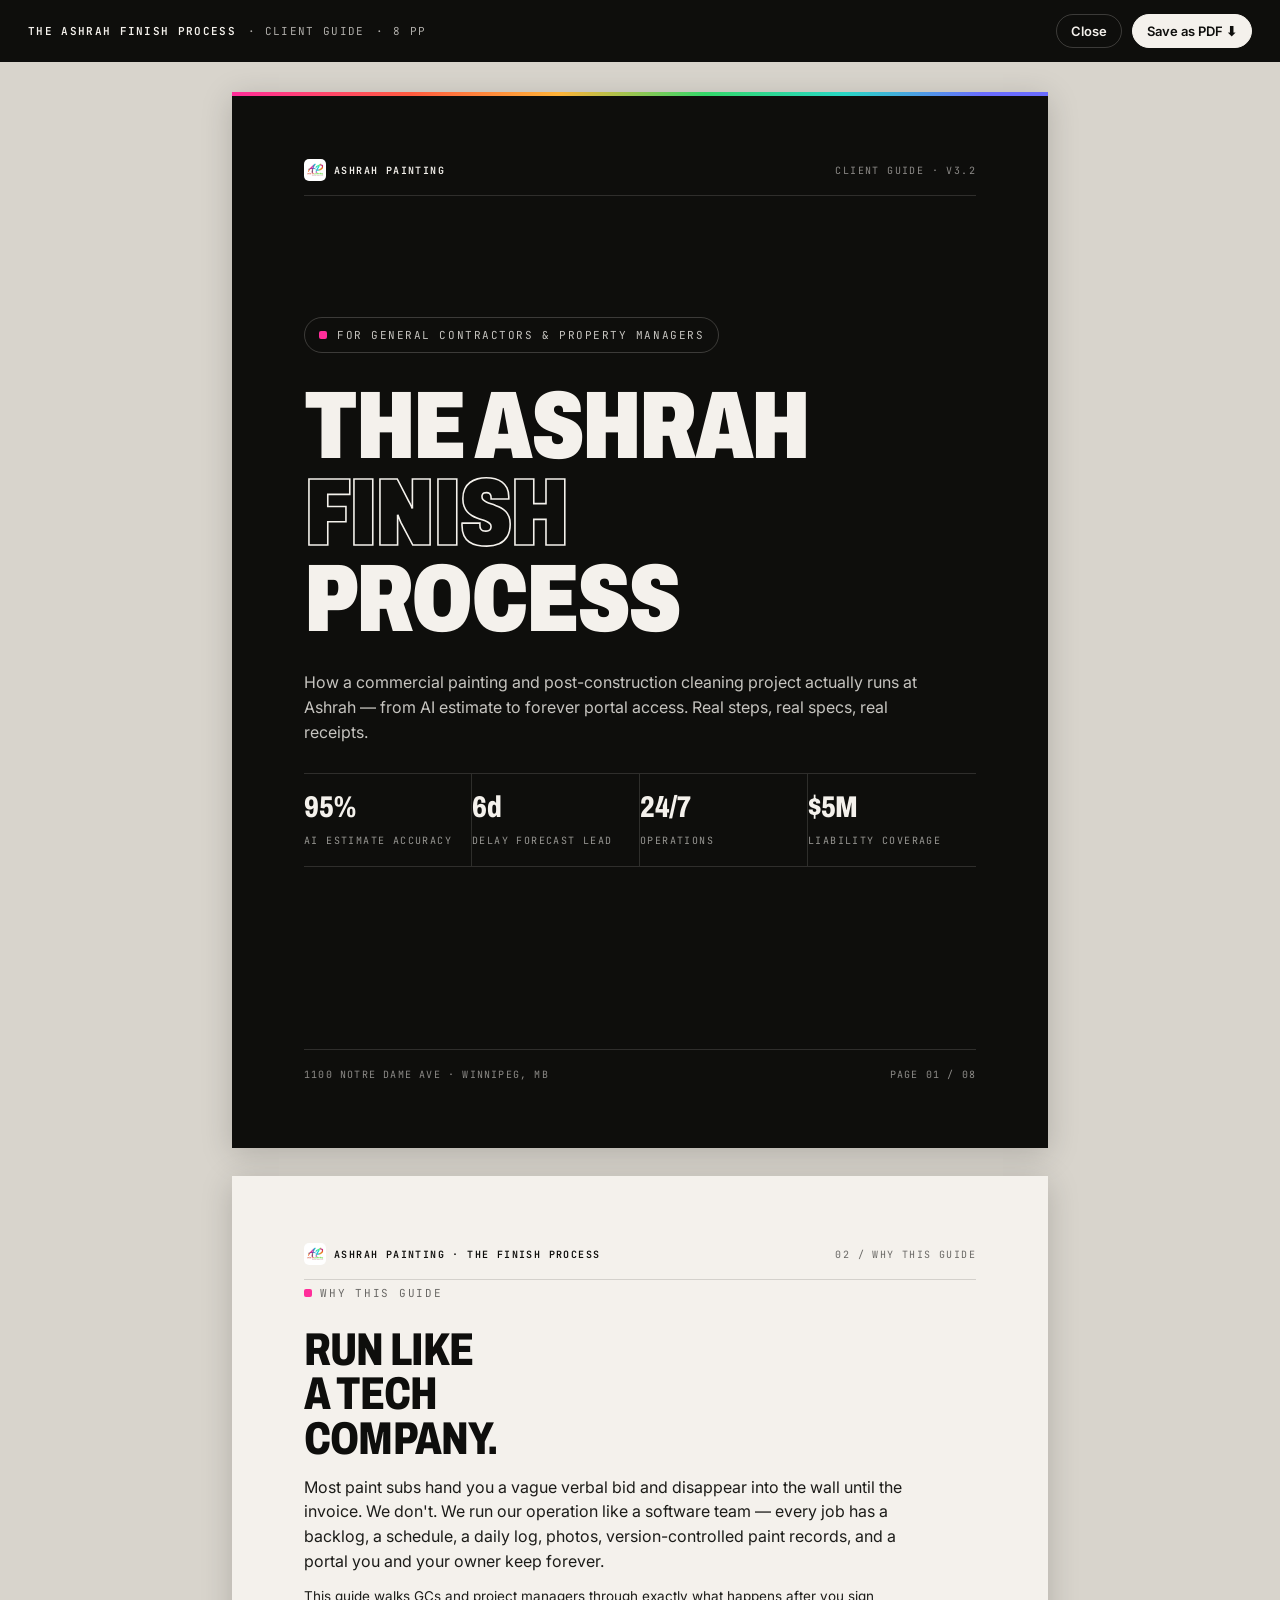
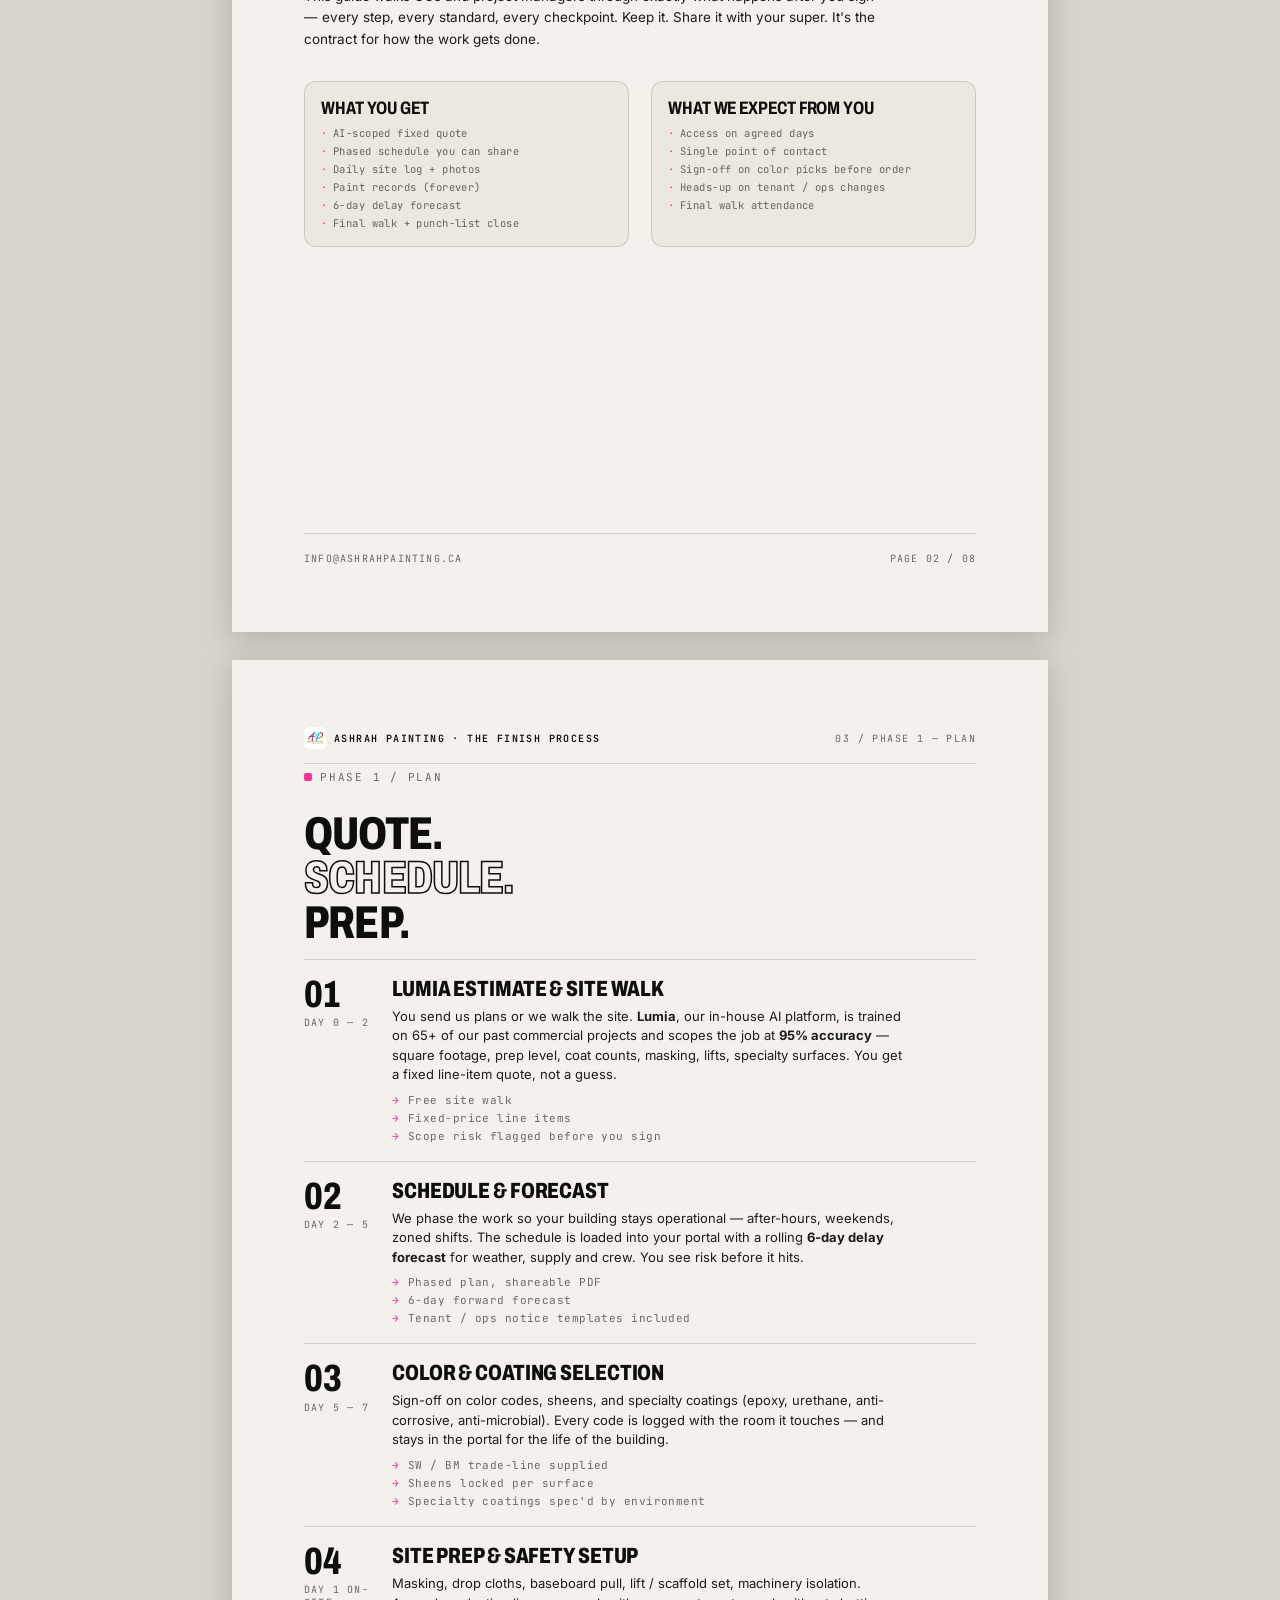
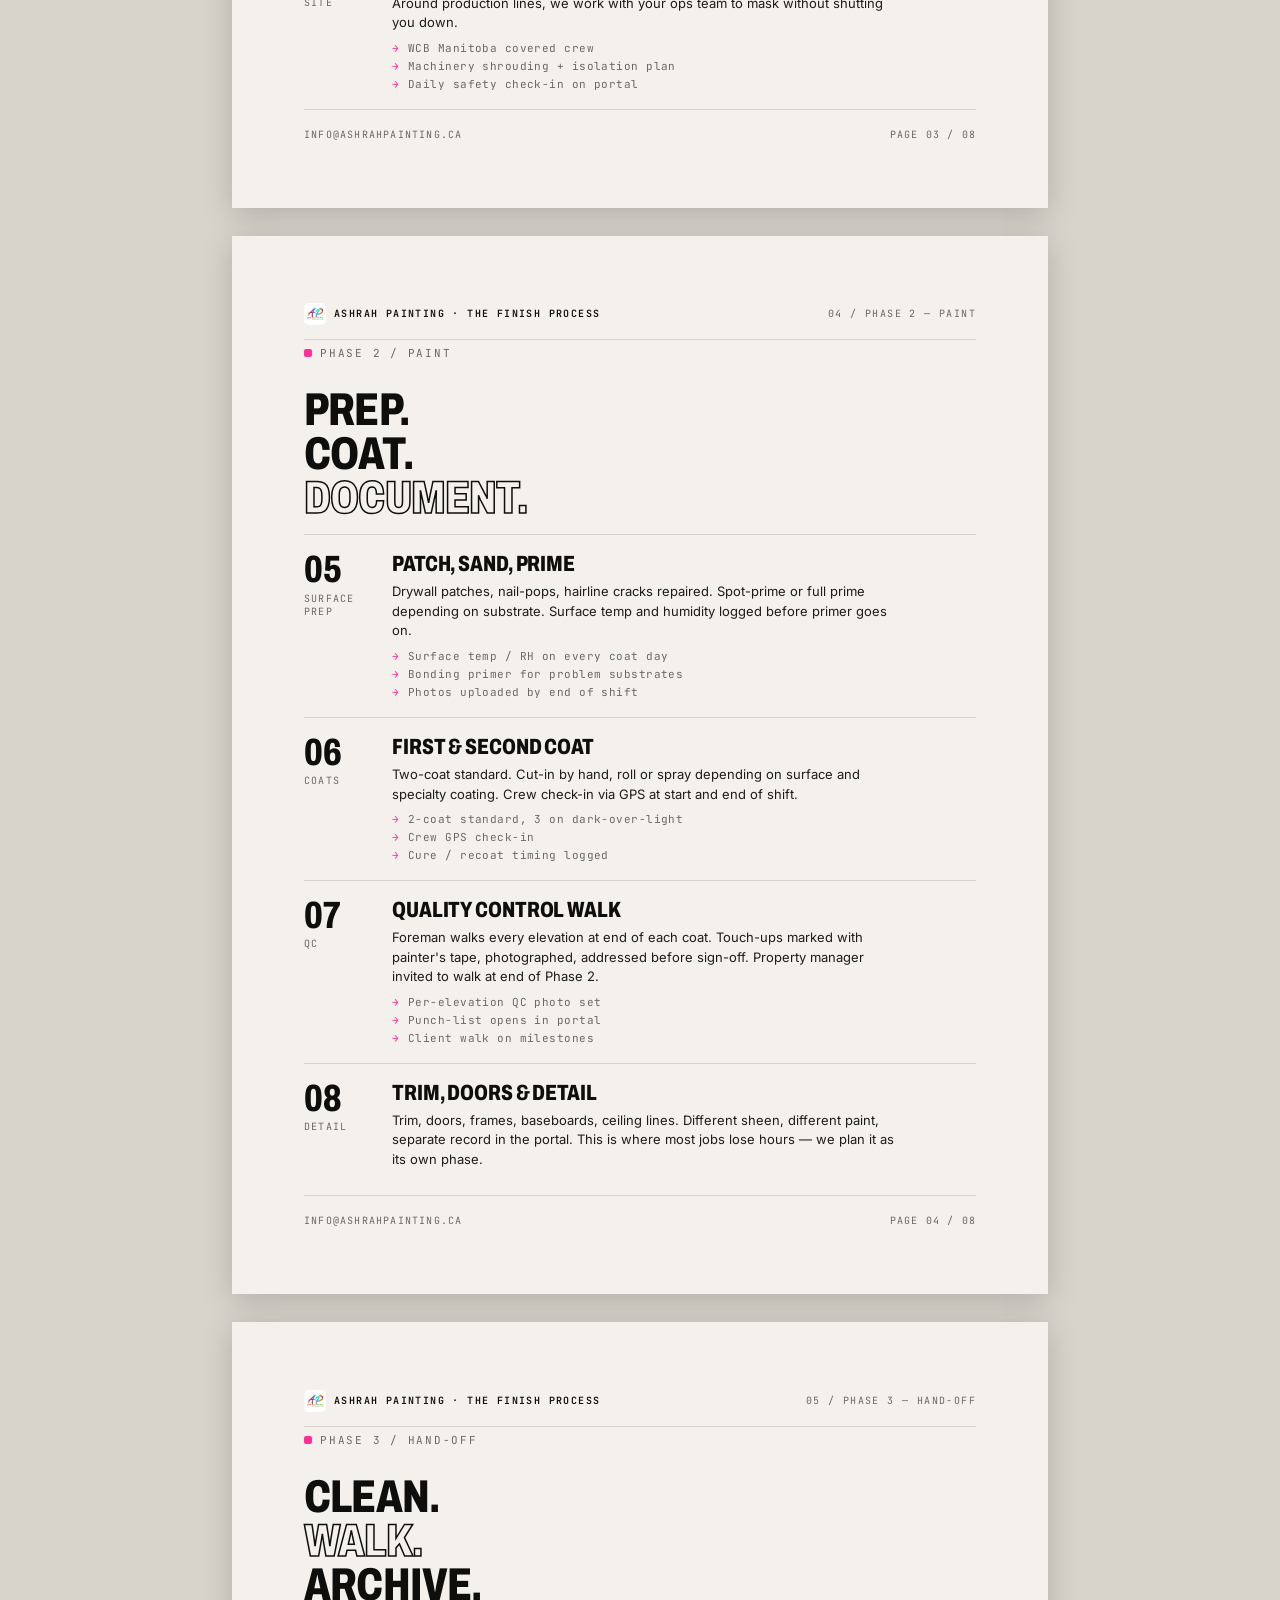
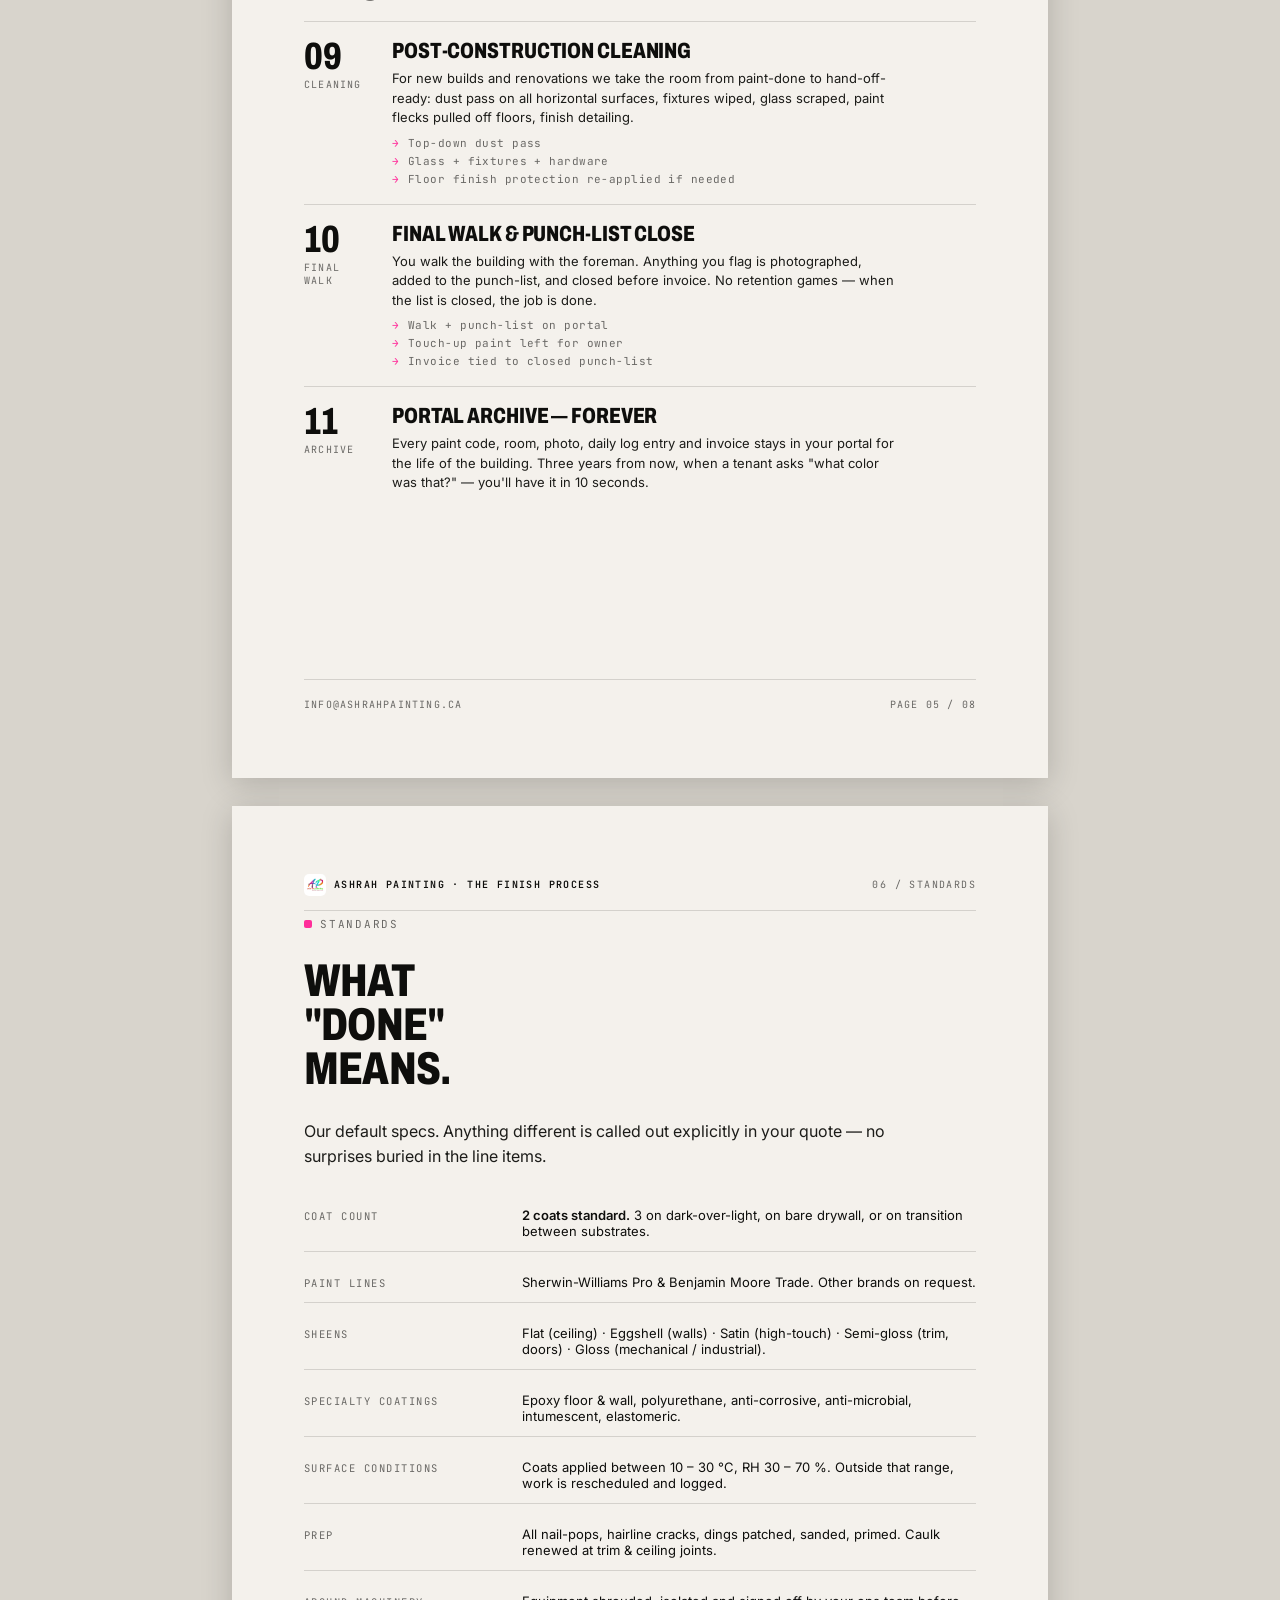
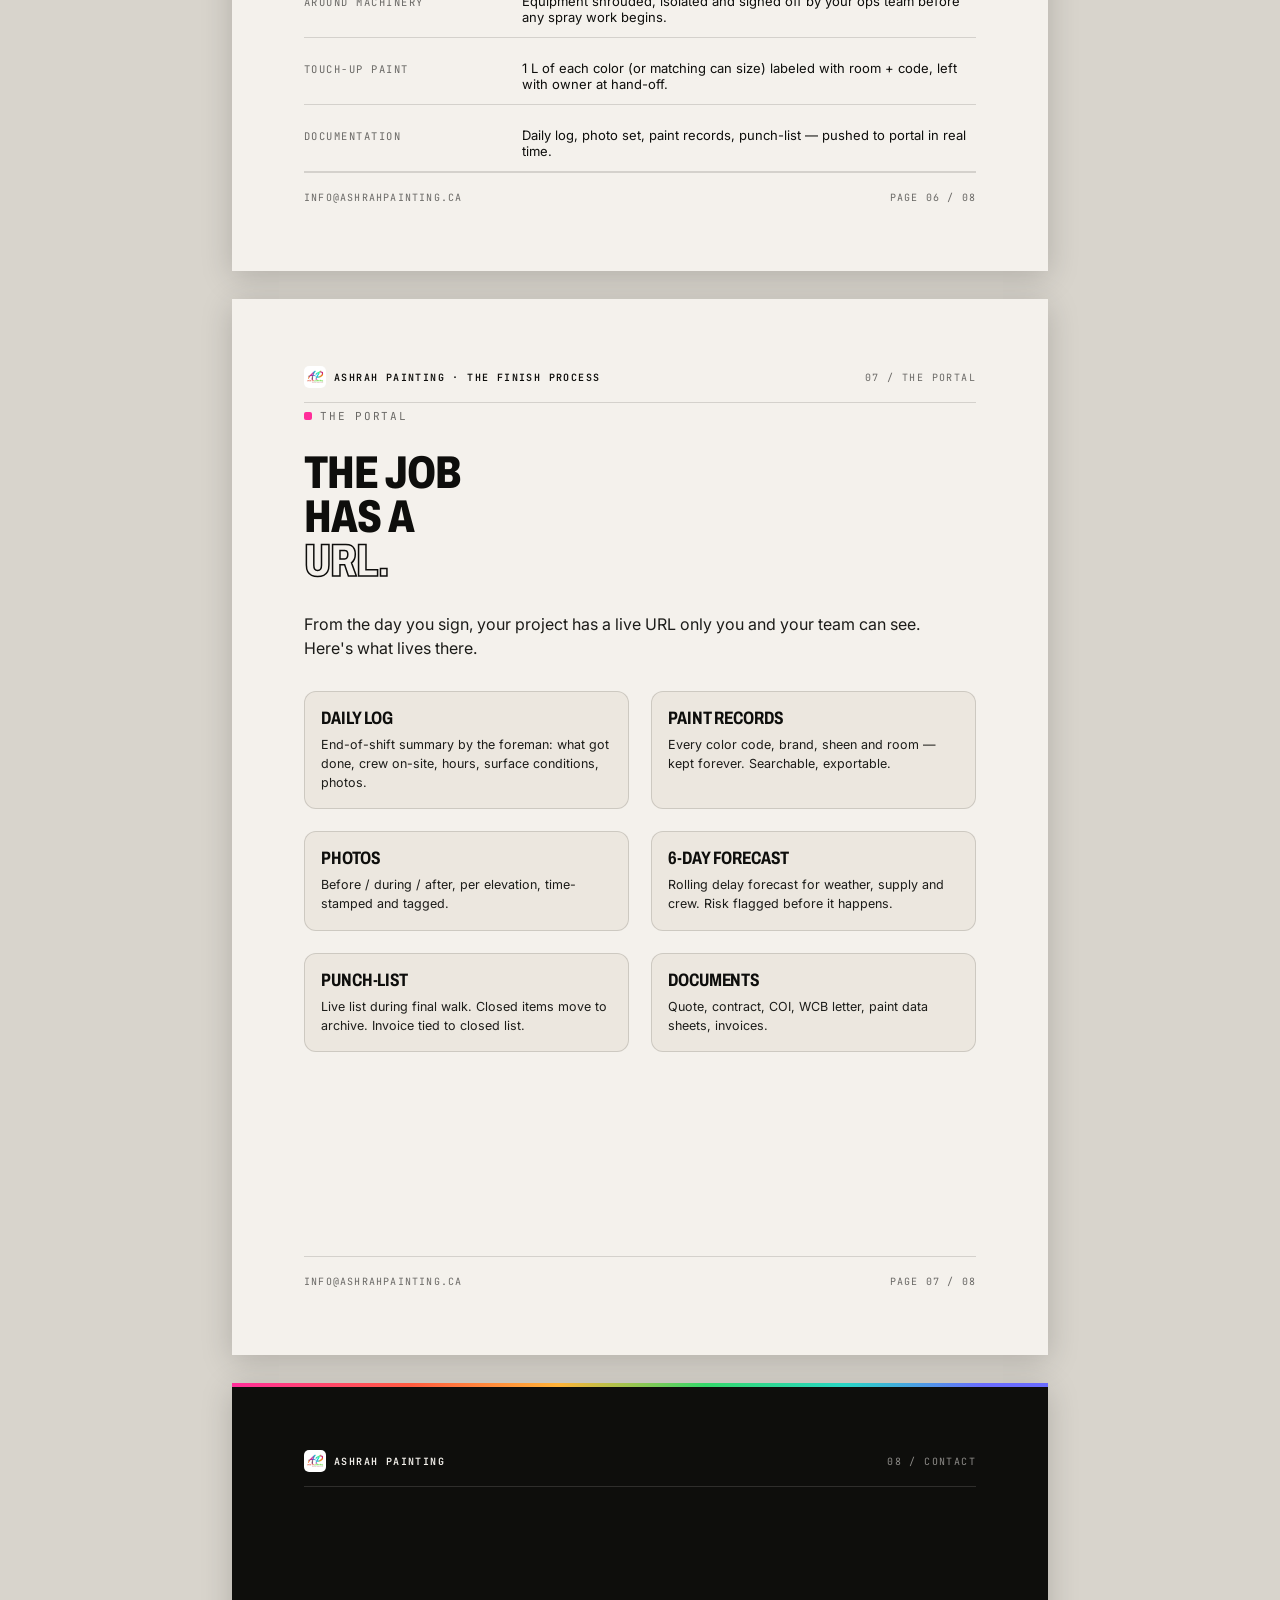
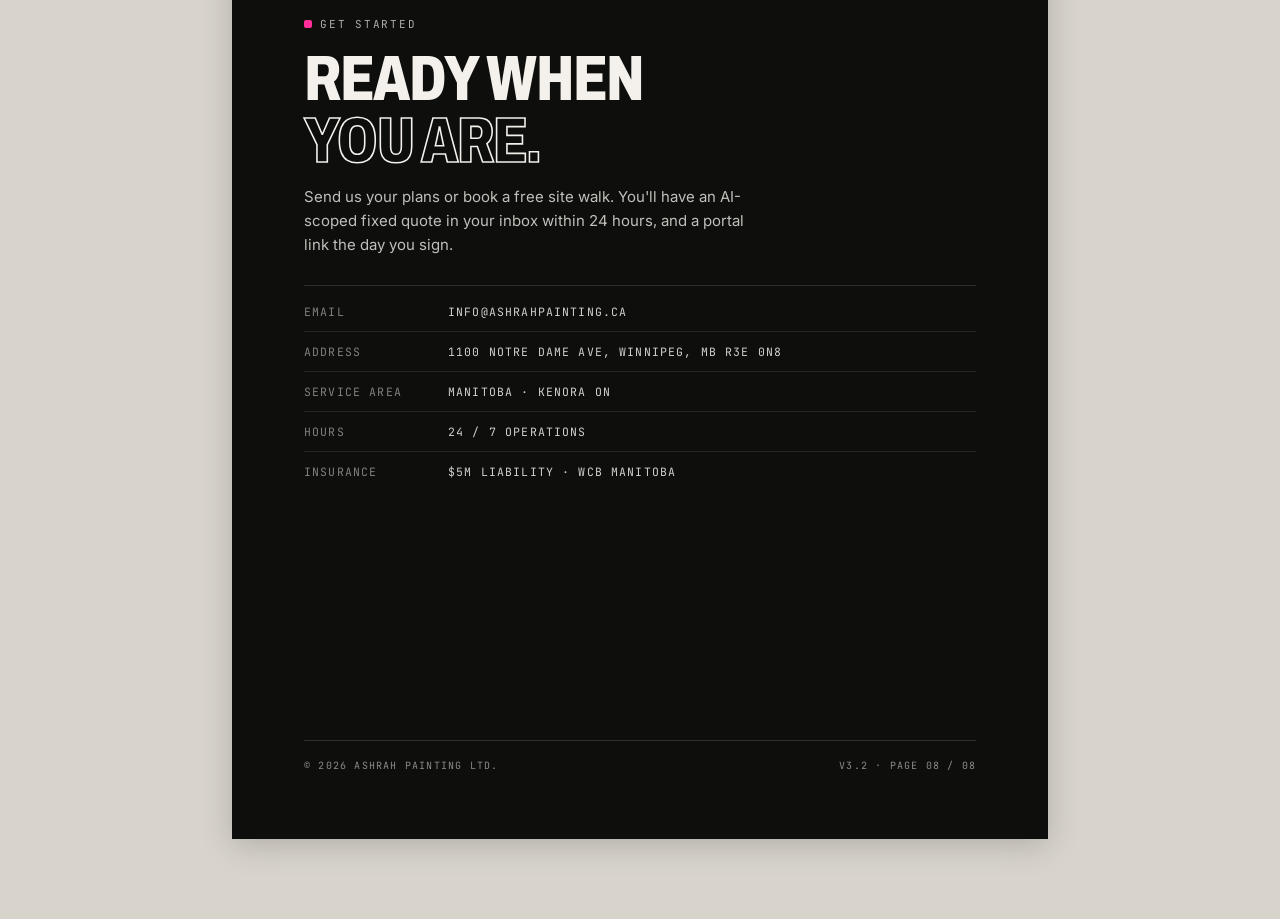
<file: templates/public_site/finish_process.html>
<!doctype html>
<html lang="en">
<head>
<meta charset="utf-8" />
<meta name="viewport" content="width=device-width, initial-scale=1" />
<title>The Ashrah Finish Process — Client Guide</title>
<link rel="icon" href="/static/site_design/ashrah-logo.jpeg" />
<link rel="preconnect" href="https://fonts.googleapis.com" />
<link rel="preconnect" href="https://fonts.gstatic.com" crossorigin />
<link href="https://fonts.googleapis.com/css2?family=Archivo:wght@400;500;600;700;800;900&family=Inter:wght@400;500;600;700&family=JetBrains+Mono:wght@400;500;600&display=swap" rel="stylesheet" />
<style>
  :root {
    --ink: #0E0E0C;
    --bone: #F4F1EC;
    --bone-2: #ECE7DF;
    --line: rgba(14, 14, 12, 0.14);
    --mute: rgba(14, 14, 12, 0.6);
    --accent: #ff2e9a;
    --rainbow: linear-gradient(95deg, #ff2e9a 0%, #ff5b3f 22%, #ffb237 40%, #34d76a 58%, #28d6c4 75%, #6a6cff 92%);
  }
  * { box-sizing: border-box; }
  html, body { margin: 0; padding: 0; }
  body {
    background: #d8d4cc;
    color: var(--ink);
    font-family: 'Inter', system-ui, sans-serif;
    -webkit-font-smoothing: antialiased;
    text-rendering: optimizeLegibility;
  }
  .mono { font-family: 'JetBrains Mono', monospace; }
  .display { font-family: 'Archivo', sans-serif; font-stretch: 75%; font-weight: 800; text-transform: uppercase; letter-spacing: -0.015em; line-height: 0.96; }
  em.outlined { font-style: normal; -webkit-text-stroke: 1.5px var(--ink); color: transparent; }

  /* Print toolbar */
  .toolbar {
    position: sticky; top: 0; z-index: 50;
    display: flex; justify-content: space-between; align-items: center;
    background: var(--ink); color: var(--bone);
    padding: 14px 28px;
  }
  .toolbar .left {
    display: flex; align-items: center; gap: 12px;
    font-family: 'JetBrains Mono', monospace;
    font-size: 11px; letter-spacing: 0.12em; text-transform: uppercase;
    color: rgba(244,241,236,.7);
  }
  .toolbar .left b { color: var(--bone); font-weight: 600; }
  .toolbar .right { display: flex; gap: 10px; }
  .tb-btn {
    appearance: none; border: 1px solid rgba(244,241,236,.2);
    background: transparent; color: var(--bone);
    font-family: 'Inter', sans-serif; font-size: 13px; font-weight: 600;
    padding: 8px 14px; border-radius: 999px; cursor: pointer;
    display: inline-flex; align-items: center; gap: 8px;
  }
  .tb-btn.primary { background: var(--bone); color: var(--ink); border-color: var(--bone); }
  .tb-btn:hover { transform: translateY(-1px); }

  /* Document pages */
  .pages {
    padding: 30px 20px 80px;
    display: flex; flex-direction: column; align-items: center; gap: 28px;
  }
  .page {
    width: 8.5in;
    min-height: 11in;
    background: var(--bone);
    box-shadow: 0 6px 30px rgba(0,0,0,.18);
    padding: 0.7in 0.75in;
    position: relative;
    display: flex; flex-direction: column;
  }
  .page-header {
    display: flex; justify-content: space-between; align-items: center;
    padding-bottom: 14px;
    border-bottom: 1px solid var(--line);
    font-family: 'JetBrains Mono', monospace;
    font-size: 10px; letter-spacing: 0.14em;
    text-transform: uppercase; color: var(--mute);
  }
  .page-header .brand {
    display: flex; align-items: center; gap: 8px;
    color: var(--ink); font-weight: 600;
  }
  .page-header .brand img {
    width: 22px; height: 22px; border-radius: 5px;
  }
  .page-footer {
    margin-top: auto;
    padding-top: 18px;
    border-top: 1px solid var(--line);
    display: flex; justify-content: space-between; align-items: center;
    font-family: 'JetBrains Mono', monospace;
    font-size: 10px; letter-spacing: 0.12em;
    text-transform: uppercase; color: var(--mute);
  }
  .rainbow-bar {
    position: absolute; top: 0; left: 0; right: 0; height: 4px;
    background: var(--rainbow);
  }

  /* COVER */
  .cover {
    background: var(--ink); color: var(--bone);
    justify-content: space-between;
  }
  .cover .page-header { color: rgba(244,241,236,.55); border-color: rgba(244,241,236,.14); }
  .cover .page-header .brand { color: var(--bone); }
  .cover .page-footer { color: rgba(244,241,236,.55); border-color: rgba(244,241,236,.14); }
  .cover h1 {
    font-family: 'Archivo', sans-serif;
    font-stretch: 75%; font-weight: 900;
    font-size: 96px; line-height: 0.9;
    letter-spacing: -0.025em;
    text-transform: uppercase;
    margin: 0;
  }
  .cover h1 em { font-style: normal; -webkit-text-stroke: 1.6px var(--bone); color: transparent; }
  .cover .lede {
    max-width: 5.5in;
    font-size: 17px; line-height: 1.5;
    color: rgba(244,241,236,.8);
    margin-top: 28px;
  }
  .cover .stamp {
    display: inline-flex; gap: 10px;
    align-items: center;
    margin-top: 30px;
    padding: 10px 14px;
    border: 1px solid rgba(244,241,236,.2);
    border-radius: 999px;
    font-family: 'JetBrains Mono', monospace;
    font-size: 11px; letter-spacing: 0.14em;
    text-transform: uppercase;
    color: rgba(244,241,236,.8);
  }
  .cover .stamp::before {
    content:""; width:8px; height:8px; border-radius:2px; background: var(--accent);
  }
  .cover-grid {
    display: grid; grid-template-columns: 1fr 1fr 1fr 1fr;
    gap: 0;
    border-top: 1px solid rgba(244,241,236,.14);
    border-bottom: 1px solid rgba(244,241,236,.14);
    margin-top: 28px;
  }
  .cover-cell {
    padding: 18px 18px 18px 0;
    border-right: 1px solid rgba(244,241,236,.14);
  }
  .cover-cell:last-child { border-right: 0; padding-right: 0; }
  .cover-cell b {
    display: block;
    font-family: 'Archivo', sans-serif;
    font-stretch: 75%; font-weight: 800;
    font-size: 30px; letter-spacing: -0.01em;
    line-height: 1; margin-bottom: 6px;
  }
  .cover-cell span {
    font-family: 'JetBrains Mono', monospace;
    font-size: 10px; letter-spacing: 0.14em;
    text-transform: uppercase;
    color: rgba(244,241,236,.6);
  }

  /* INTRO / CONTENT PAGE */
  .page h2 {
    font-family: 'Archivo', sans-serif;
    font-stretch: 75%; font-weight: 800;
    font-size: 46px; line-height: 0.96;
    letter-spacing: -0.018em;
    text-transform: uppercase;
    margin: 28px 0 14px;
    max-width: 8ch;
  }
  .page .eyebrow {
    font-family: 'JetBrains Mono', monospace;
    font-size: 11px; letter-spacing: 0.16em;
    text-transform: uppercase;
    color: var(--mute);
    display: inline-flex; align-items: center; gap: 8px;
    margin-top: 6px;
  }
  .page .eyebrow::before {
    content:""; width: 8px; height: 8px;
    background: var(--accent); border-radius: 2px;
  }
  .page p {
    font-size: 13.5px; line-height: 1.6;
    margin: 0 0 12px;
    color: #1c1c19;
    max-width: 64ch;
  }
  .page p.lede {
    font-size: 16px; line-height: 1.55;
    max-width: 62ch;
  }

  /* Process step */
  .step {
    display: grid;
    grid-template-columns: 70px 1fr;
    gap: 18px;
    padding: 18px 0;
    border-top: 1px solid var(--line);
  }
  .step:last-child { border-bottom: 1px solid var(--line); }
  .step-num {
    font-family: 'Archivo', sans-serif;
    font-stretch: 75%; font-weight: 800;
    font-size: 38px; line-height: 0.9;
    letter-spacing: -0.01em;
    color: var(--ink);
  }
  .step-tag {
    font-family: 'JetBrains Mono', monospace;
    font-size: 10px; letter-spacing: 0.12em;
    text-transform: uppercase; color: var(--mute);
    margin-top: 4px;
  }
  .step h3 {
    font-family: 'Archivo', sans-serif;
    font-stretch: 75%; font-weight: 800;
    font-size: 22px; letter-spacing: -0.005em;
    text-transform: uppercase;
    margin: 0 0 6px;
    line-height: 1.05;
  }
  .step p { font-size: 13px; line-height: 1.5; margin: 0 0 8px; }
  .step ul {
    margin: 6px 0 0; padding: 0; list-style: none;
    display: grid; gap: 4px;
  }
  .step ul li {
    font-family: 'JetBrains Mono', monospace;
    font-size: 11px;
    letter-spacing: 0.04em;
    color: var(--mute);
    padding-left: 16px;
    position: relative;
  }
  .step ul li::before {
    content: "→";
    position: absolute; left: 0; top: 0;
    color: var(--accent);
  }

  /* Two-up grid */
  .two-up {
    display: grid;
    grid-template-columns: 1fr 1fr;
    gap: 22px;
    margin-top: 18px;
  }
  .card {
    padding: 16px;
    border: 1px solid var(--line);
    border-radius: 12px;
    background: var(--bone-2);
  }
  .card h4 {
    font-family: 'Archivo', sans-serif;
    font-stretch: 75%; font-weight: 700;
    font-size: 18px; letter-spacing: -0.005em;
    text-transform: uppercase;
    margin: 0 0 8px;
  }
  .card p { font-size: 12.5px; margin: 0; line-height: 1.5; }
  .card ul { margin: 8px 0 0; padding: 0; list-style: none; display: grid; gap: 4px; }
  .card ul li {
    font-family: 'JetBrains Mono', monospace;
    font-size: 10.5px;
    color: var(--mute);
    letter-spacing: 0.04em;
    padding-left: 12px;
    position: relative;
  }
  .card ul li::before {
    content: "·"; position: absolute; left: 0; color: var(--accent);
  }

  /* Spec list */
  .specs {
    display: grid; gap: 10px;
    margin-top: 14px;
  }
  .spec-row {
    display: grid;
    grid-template-columns: 200px 1fr;
    gap: 18px;
    padding: 12px 0;
    border-bottom: 1px solid var(--line);
    align-items: baseline;
  }
  .spec-row .k {
    font-family: 'JetBrains Mono', monospace;
    font-size: 10.5px; letter-spacing: 0.14em;
    text-transform: uppercase; color: var(--mute);
  }
  .spec-row .v {
    font-size: 13px; color: var(--ink);
  }
  .spec-row .v b { font-weight: 600; }

  /* Final page */
  .end {
    background: var(--ink); color: var(--bone);
  }
  .end .page-header { color: rgba(244,241,236,.55); border-color: rgba(244,241,236,.14); }
  .end .page-header .brand { color: var(--bone); }
  .end .page-footer { color: rgba(244,241,236,.55); border-color: rgba(244,241,236,.14); }
  .end h2 { color: var(--bone); max-width: 12ch; }
  .end p { color: rgba(244,241,236,.78); }
  .end .contact {
    margin-top: 28px;
    display: grid; gap: 12px;
    padding-top: 18px;
    border-top: 1px solid rgba(244,241,236,.14);
    font-family: 'JetBrains Mono', monospace;
    font-size: 11.5px;
    letter-spacing: 0.1em; text-transform: uppercase;
    color: rgba(244,241,236,.85);
  }
  .end .contact .row {
    display: grid;
    grid-template-columns: 130px 1fr;
    gap: 14px;
    padding-bottom: 12px;
    border-bottom: 1px solid rgba(244,241,236,.1);
  }
  .end .contact .row:last-child { border-bottom: 0; }
  .end .contact .k { color: rgba(244,241,236,.5); }

  @media print {
    body { background: white; }
    .toolbar { display: none; }
    .pages { padding: 0; gap: 0; }
    .page { box-shadow: none; width: auto; min-height: auto; page-break-after: always; padding: 0.6in 0.7in; }
    .page:last-child { page-break-after: auto; }
  }
  @page { size: letter; margin: 0; }
</style>
</head>
<body>

<div class="toolbar">
  <div class="left">
    <b>The Ashrah Finish Process</b>
    <span>· Client Guide</span>
    <span>· 8 pp</span>
  </div>
  <div class="right">
    <button class="tb-btn" onclick="window.close()">Close</button>
    <button class="tb-btn primary" onclick="window.print()">Save as PDF ⬇</button>
  </div>
</div>

<div class="pages">

  <!-- COVER -->
  <section class="page cover">
    <div class="rainbow-bar"></div>
    <div class="page-header">
      <div class="brand"><img src="/static/site_design/ashrah-logo.jpeg" alt="" /> Ashrah Painting</div>
      <span>CLIENT GUIDE · v3.2</span>
    </div>

    <div style="margin-top:auto; margin-bottom:auto;">
      <span class="stamp">For general contractors &amp; property managers</span>
      <h1 style="margin-top:30px;">The Ashrah<br/><em>Finish</em><br/>Process</h1>
      <p class="lede">How a commercial painting and post-construction cleaning project actually runs at Ashrah — from AI estimate to forever portal access. Real steps, real specs, real receipts.</p>

      <div class="cover-grid">
        <div class="cover-cell"><b>95%</b><span>AI estimate accuracy</span></div>
        <div class="cover-cell"><b>6d</b><span>Delay forecast lead</span></div>
        <div class="cover-cell"><b>24/7</b><span>Operations</span></div>
        <div class="cover-cell"><b>$5M</b><span>Liability coverage</span></div>
      </div>
    </div>

    <div class="page-footer">
      <span>1100 Notre Dame Ave · Winnipeg, MB</span>
      <span>Page 01 / 08</span>
    </div>
  </section>

  <!-- INTRO -->
  <section class="page">
    <div class="page-header">
      <div class="brand"><img src="/static/site_design/ashrah-logo.jpeg" alt="" /> Ashrah Painting · The Finish Process</div>
      <span>02 / Why this guide</span>
    </div>

    <div class="eyebrow">Why this guide</div>
    <h2 class="display">Run like<br/>a tech<br/>company.</h2>

    <p class="lede">Most paint subs hand you a vague verbal bid and disappear into the wall until the invoice. We don't. We run our operation like a software team — every job has a backlog, a schedule, a daily log, photos, version-controlled paint records, and a portal you and your owner keep forever.</p>

    <p>This guide walks GCs and project managers through exactly what happens after you sign — every step, every standard, every checkpoint. Keep it. Share it with your super. It's the contract for how the work gets done.</p>

    <div class="two-up">
      <div class="card">
        <h4>What you get</h4>
        <ul>
          <li>AI-scoped fixed quote</li>
          <li>Phased schedule you can share</li>
          <li>Daily site log + photos</li>
          <li>Paint records (forever)</li>
          <li>6-day delay forecast</li>
          <li>Final walk + punch-list close</li>
        </ul>
      </div>
      <div class="card">
        <h4>What we expect from you</h4>
        <ul>
          <li>Access on agreed days</li>
          <li>Single point of contact</li>
          <li>Sign-off on color picks before order</li>
          <li>Heads-up on tenant / ops changes</li>
          <li>Final walk attendance</li>
        </ul>
      </div>
    </div>

    <div class="page-footer">
      <span>info@ashrahpainting.ca</span>
      <span>Page 02 / 08</span>
    </div>
  </section>

  <!-- STEPS 01-04 -->
  <section class="page">
    <div class="page-header">
      <div class="brand"><img src="/static/site_design/ashrah-logo.jpeg" alt="" /> Ashrah Painting · The Finish Process</div>
      <span>03 / Phase 1 — Plan</span>
    </div>

    <div class="eyebrow">Phase 1 / Plan</div>
    <h2 class="display">Quote.<br/><em class="outlined">Schedule.</em><br/>Prep.</h2>

    <div class="step">
      <div>
        <div class="step-num">01</div>
        <div class="step-tag">DAY 0 — 2</div>
      </div>
      <div>
        <h3>Lumia Estimate &amp; Site Walk</h3>
        <p>You send us plans or we walk the site. <b>Lumia</b>, our in-house AI platform, is trained on 65+ of our past commercial projects and scopes the job at <b>95% accuracy</b> — square footage, prep level, coat counts, masking, lifts, specialty surfaces. You get a fixed line-item quote, not a guess.</p>
        <ul>
          <li>Free site walk</li>
          <li>Fixed-price line items</li>
          <li>Scope risk flagged before you sign</li>
        </ul>
      </div>
    </div>

    <div class="step">
      <div>
        <div class="step-num">02</div>
        <div class="step-tag">DAY 2 — 5</div>
      </div>
      <div>
        <h3>Schedule &amp; Forecast</h3>
        <p>We phase the work so your building stays operational — after-hours, weekends, zoned shifts. The schedule is loaded into your portal with a rolling <b>6-day delay forecast</b> for weather, supply and crew. You see risk before it hits.</p>
        <ul>
          <li>Phased plan, shareable PDF</li>
          <li>6-day forward forecast</li>
          <li>Tenant / ops notice templates included</li>
        </ul>
      </div>
    </div>

    <div class="step">
      <div>
        <div class="step-num">03</div>
        <div class="step-tag">DAY 5 — 7</div>
      </div>
      <div>
        <h3>Color &amp; Coating Selection</h3>
        <p>Sign-off on color codes, sheens, and specialty coatings (epoxy, urethane, anti-corrosive, anti-microbial). Every code is logged with the room it touches — and stays in the portal for the life of the building.</p>
        <ul>
          <li>SW / BM trade-line supplied</li>
          <li>Sheens locked per surface</li>
          <li>Specialty coatings spec'd by environment</li>
        </ul>
      </div>
    </div>

    <div class="step">
      <div>
        <div class="step-num">04</div>
        <div class="step-tag">DAY 1 ON-SITE</div>
      </div>
      <div>
        <h3>Site Prep &amp; Safety Setup</h3>
        <p>Masking, drop cloths, baseboard pull, lift / scaffold set, machinery isolation. Around production lines, we work with your ops team to mask without shutting you down.</p>
        <ul>
          <li>WCB Manitoba covered crew</li>
          <li>Machinery shrouding + isolation plan</li>
          <li>Daily safety check-in on portal</li>
        </ul>
      </div>
    </div>

    <div class="page-footer">
      <span>info@ashrahpainting.ca</span>
      <span>Page 03 / 08</span>
    </div>
  </section>

  <!-- STEPS 05-08 -->
  <section class="page">
    <div class="page-header">
      <div class="brand"><img src="/static/site_design/ashrah-logo.jpeg" alt="" /> Ashrah Painting · The Finish Process</div>
      <span>04 / Phase 2 — Paint</span>
    </div>

    <div class="eyebrow">Phase 2 / Paint</div>
    <h2 class="display">Prep.<br/>Coat.<br/><em class="outlined">Document.</em></h2>

    <div class="step">
      <div>
        <div class="step-num">05</div>
        <div class="step-tag">SURFACE PREP</div>
      </div>
      <div>
        <h3>Patch, Sand, Prime</h3>
        <p>Drywall patches, nail-pops, hairline cracks repaired. Spot-prime or full prime depending on substrate. Surface temp and humidity logged before primer goes on.</p>
        <ul>
          <li>Surface temp / RH on every coat day</li>
          <li>Bonding primer for problem substrates</li>
          <li>Photos uploaded by end of shift</li>
        </ul>
      </div>
    </div>

    <div class="step">
      <div>
        <div class="step-num">06</div>
        <div class="step-tag">COATS</div>
      </div>
      <div>
        <h3>First &amp; Second Coat</h3>
        <p>Two-coat standard. Cut-in by hand, roll or spray depending on surface and specialty coating. Crew check-in via GPS at start and end of shift.</p>
        <ul>
          <li>2-coat standard, 3 on dark-over-light</li>
          <li>Crew GPS check-in</li>
          <li>Cure / recoat timing logged</li>
        </ul>
      </div>
    </div>

    <div class="step">
      <div>
        <div class="step-num">07</div>
        <div class="step-tag">QC</div>
      </div>
      <div>
        <h3>Quality Control Walk</h3>
        <p>Foreman walks every elevation at end of each coat. Touch-ups marked with painter's tape, photographed, addressed before sign-off. Property manager invited to walk at end of Phase 2.</p>
        <ul>
          <li>Per-elevation QC photo set</li>
          <li>Punch-list opens in portal</li>
          <li>Client walk on milestones</li>
        </ul>
      </div>
    </div>

    <div class="step">
      <div>
        <div class="step-num">08</div>
        <div class="step-tag">DETAIL</div>
      </div>
      <div>
        <h3>Trim, Doors &amp; Detail</h3>
        <p>Trim, doors, frames, baseboards, ceiling lines. Different sheen, different paint, separate record in the portal. This is where most jobs lose hours — we plan it as its own phase.</p>
      </div>
    </div>

    <div class="page-footer">
      <span>info@ashrahpainting.ca</span>
      <span>Page 04 / 08</span>
    </div>
  </section>

  <!-- STEPS 09-10 + Cleaning + Handoff -->
  <section class="page">
    <div class="page-header">
      <div class="brand"><img src="/static/site_design/ashrah-logo.jpeg" alt="" /> Ashrah Painting · The Finish Process</div>
      <span>05 / Phase 3 — Hand-off</span>
    </div>

    <div class="eyebrow">Phase 3 / Hand-off</div>
    <h2 class="display">Clean.<br/><em class="outlined">Walk.</em><br/>Archive.</h2>

    <div class="step">
      <div>
        <div class="step-num">09</div>
        <div class="step-tag">CLEANING</div>
      </div>
      <div>
        <h3>Post-construction Cleaning</h3>
        <p>For new builds and renovations we take the room from paint-done to hand-off-ready: dust pass on all horizontal surfaces, fixtures wiped, glass scraped, paint flecks pulled off floors, finish detailing.</p>
        <ul>
          <li>Top-down dust pass</li>
          <li>Glass + fixtures + hardware</li>
          <li>Floor finish protection re-applied if needed</li>
        </ul>
      </div>
    </div>

    <div class="step">
      <div>
        <div class="step-num">10</div>
        <div class="step-tag">FINAL WALK</div>
      </div>
      <div>
        <h3>Final Walk &amp; Punch-list Close</h3>
        <p>You walk the building with the foreman. Anything you flag is photographed, added to the punch-list, and closed before invoice. No retention games — when the list is closed, the job is done.</p>
        <ul>
          <li>Walk + punch-list on portal</li>
          <li>Touch-up paint left for owner</li>
          <li>Invoice tied to closed punch-list</li>
        </ul>
      </div>
    </div>

    <div class="step">
      <div>
        <div class="step-num">11</div>
        <div class="step-tag">ARCHIVE</div>
      </div>
      <div>
        <h3>Portal Archive — Forever</h3>
        <p>Every paint code, room, photo, daily log entry and invoice stays in your portal for the life of the building. Three years from now, when a tenant asks "what color was that?" — you'll have it in 10 seconds.</p>
      </div>
    </div>

    <div class="page-footer">
      <span>info@ashrahpainting.ca</span>
      <span>Page 05 / 08</span>
    </div>
  </section>

  <!-- SPECS -->
  <section class="page">
    <div class="page-header">
      <div class="brand"><img src="/static/site_design/ashrah-logo.jpeg" alt="" /> Ashrah Painting · The Finish Process</div>
      <span>06 / Standards</span>
    </div>

    <div class="eyebrow">Standards</div>
    <h2 class="display">What<br/>"done"<br/>means.</h2>
    <p class="lede" style="margin-top:14px;">Our default specs. Anything different is called out explicitly in your quote — no surprises buried in the line items.</p>

    <div class="specs">
      <div class="spec-row"><div class="k">Coat count</div><div class="v"><b>2 coats standard.</b> 3 on dark-over-light, on bare drywall, or on transition between substrates.</div></div>
      <div class="spec-row"><div class="k">Paint lines</div><div class="v">Sherwin-Williams Pro &amp; Benjamin Moore Trade. Other brands on request.</div></div>
      <div class="spec-row"><div class="k">Sheens</div><div class="v">Flat (ceiling) · Eggshell (walls) · Satin (high-touch) · Semi-gloss (trim, doors) · Gloss (mechanical / industrial).</div></div>
      <div class="spec-row"><div class="k">Specialty coatings</div><div class="v">Epoxy floor &amp; wall, polyurethane, anti-corrosive, anti-microbial, intumescent, elastomeric.</div></div>
      <div class="spec-row"><div class="k">Surface conditions</div><div class="v">Coats applied between 10 – 30 °C, RH 30 – 70 %. Outside that range, work is rescheduled and logged.</div></div>
      <div class="spec-row"><div class="k">Prep</div><div class="v">All nail-pops, hairline cracks, dings patched, sanded, primed. Caulk renewed at trim &amp; ceiling joints.</div></div>
      <div class="spec-row"><div class="k">Around machinery</div><div class="v">Equipment shrouded, isolated and signed off by your ops team before any spray work begins.</div></div>
      <div class="spec-row"><div class="k">Touch-up paint</div><div class="v">1 L of each color (or matching can size) labeled with room + code, left with owner at hand-off.</div></div>
      <div class="spec-row"><div class="k">Documentation</div><div class="v">Daily log, photo set, paint records, punch-list — pushed to portal in real time.</div></div>
    </div>

    <div class="page-footer">
      <span>info@ashrahpainting.ca</span>
      <span>Page 06 / 08</span>
    </div>
  </section>

  <!-- PORTAL -->
  <section class="page">
    <div class="page-header">
      <div class="brand"><img src="/static/site_design/ashrah-logo.jpeg" alt="" /> Ashrah Painting · The Finish Process</div>
      <span>07 / The Portal</span>
    </div>

    <div class="eyebrow">The Portal</div>
    <h2 class="display">The job<br/>has a<br/><em class="outlined">URL.</em></h2>
    <p class="lede" style="margin-top:14px;">From the day you sign, your project has a live URL only you and your team can see. Here's what lives there.</p>

    <div class="two-up" style="margin-top:18px;">
      <div class="card">
        <h4>Daily log</h4>
        <p>End-of-shift summary by the foreman: what got done, crew on-site, hours, surface conditions, photos.</p>
      </div>
      <div class="card">
        <h4>Paint records</h4>
        <p>Every color code, brand, sheen and room — kept forever. Searchable, exportable.</p>
      </div>
      <div class="card">
        <h4>Photos</h4>
        <p>Before / during / after, per elevation, time-stamped and tagged.</p>
      </div>
      <div class="card">
        <h4>6-day forecast</h4>
        <p>Rolling delay forecast for weather, supply and crew. Risk flagged before it happens.</p>
      </div>
      <div class="card">
        <h4>Punch-list</h4>
        <p>Live list during final walk. Closed items move to archive. Invoice tied to closed list.</p>
      </div>
      <div class="card">
        <h4>Documents</h4>
        <p>Quote, contract, COI, WCB letter, paint data sheets, invoices.</p>
      </div>
    </div>

    <div class="page-footer">
      <span>info@ashrahpainting.ca</span>
      <span>Page 07 / 08</span>
    </div>
  </section>

  <!-- CONTACT -->
  <section class="page end">
    <div class="rainbow-bar"></div>
    <div class="page-header">
      <div class="brand"><img src="/static/site_design/ashrah-logo.jpeg" alt="" /> Ashrah Painting</div>
      <span>08 / Contact</span>
    </div>

    <div style="margin-top:auto; margin-bottom:auto;">
      <div class="eyebrow" style="color:rgba(244,241,236,.7);">Get started</div>
      <h2 class="display" style="font-size:64px; max-width:14ch; margin-top:16px;">Ready when <em style="font-style:normal; -webkit-text-stroke:1.6px var(--bone); color:transparent;">you are.</em></h2>
      <p style="max-width:52ch; font-size:15px;">Send us your plans or book a free site walk. You'll have an AI-scoped fixed quote in your inbox within 24 hours, and a portal link the day you sign.</p>

      <div class="contact">
        <div class="row"><span class="k">Email</span><span>info@ashrahpainting.ca</span></div>
        <div class="row"><span class="k">Address</span><span>1100 Notre Dame Ave, Winnipeg, MB R3E 0N8</span></div>
        <div class="row"><span class="k">Service area</span><span>Manitoba · Kenora ON</span></div>
        <div class="row"><span class="k">Hours</span><span>24 / 7 operations</span></div>
        <div class="row"><span class="k">Insurance</span><span>$5M liability · WCB Manitoba</span></div>
      </div>
    </div>

    <div class="page-footer">
      <span>© 2026 Ashrah Painting Ltd.</span>
      <span>v3.2 · Page 08 / 08</span>
    </div>
  </section>

</div>

</body>
</html>
</file>
